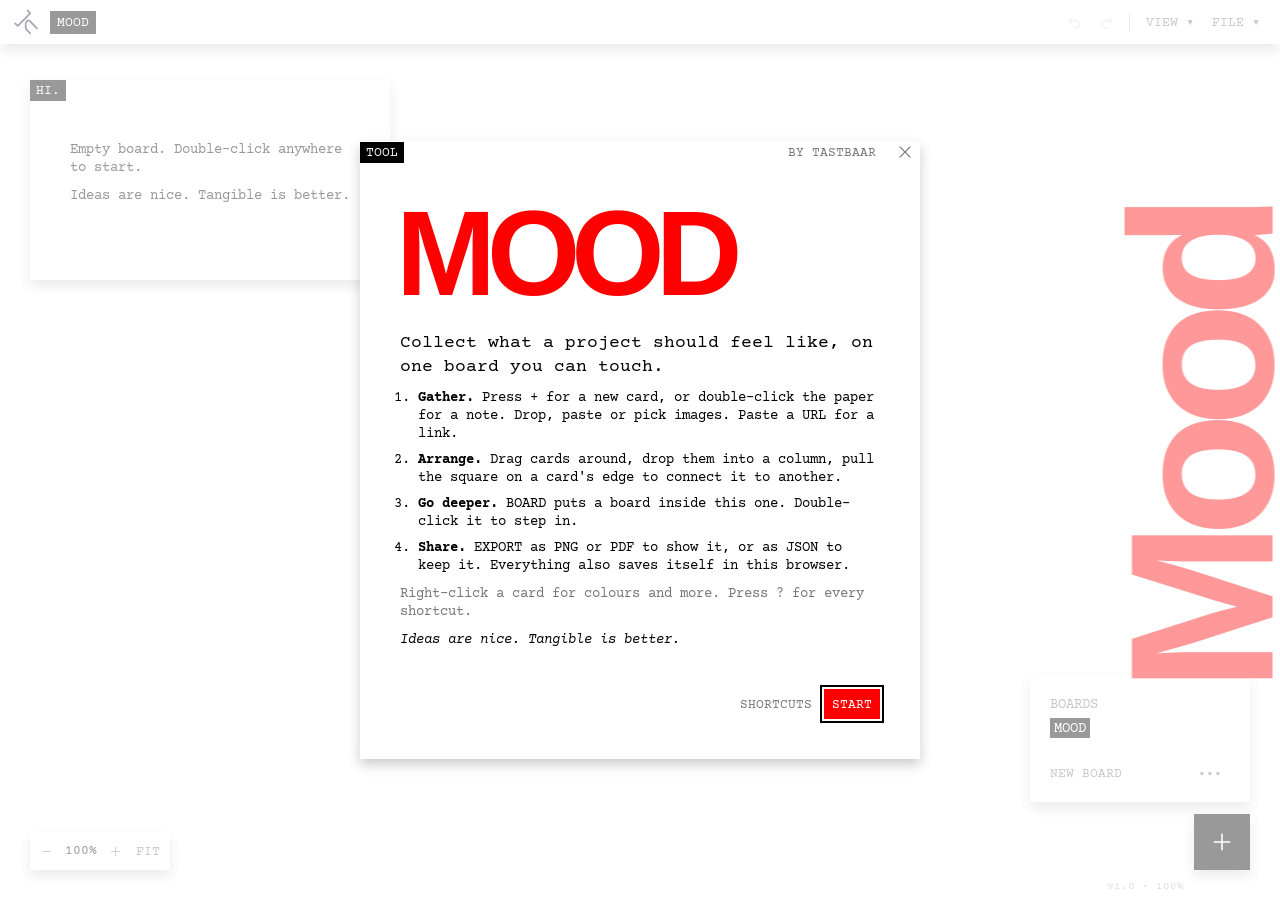
<file: index.html>
<!DOCTYPE html>
<html lang="en">
<head>
  <meta charset="UTF-8">
  <meta name="viewport" content="width=device-width, initial-scale=1, viewport-fit=cover">
  <title>Mood — Tastbaar</title>
  <link rel="icon" type="image/svg+xml" href="assets/logo.svg">
  <!-- start the font and the app code downloading before the stylesheets are parsed -->
  <link rel="preload" href="assets/fonts/CourierPrime-Regular.woff2" as="font" type="font/woff2" crossorigin>
  <link rel="preload" href="assets/fonts/CourierPrime-Bold.woff2" as="font" type="font/woff2" crossorigin>
  <link rel="modulepreload" href="js/main.js">
  <script>
    /* Tastbaar accent: a new colour on every load, any mix of 0 and f
       (not black, not white). Picked before the page draws, so it never flashes.
       Used for hover, press, selection, focus and the inverting board title. */
    (function () {
      const picks = ["#f00", "#0f0", "#00f", "#ff0", "#0ff", "#f0f"];
      const accent = picks[Math.floor(Math.random() * picks.length)];
      const paint = "#" + [...accent.slice(1)].map((c) => (c === "f" ? "0" : "f")).join("");
      const ink = (accent === "#00f" || accent === "#f00") ? "#fff" : "#000";
      const root = document.documentElement.style;
      root.setProperty("--accent", accent);
      root.setProperty("--accent-paint", paint);
      root.setProperty("--accent-ink", ink);
      window.TB_ACCENT = accent; // for canvas drawing and exports
    })();
  </script>
  <!-- a failed script must never leave a dead page: hide the loader, show a black bar -->
  <script>
    (function () {
      function fail(msg) {
        var l = document.getElementById("loader");
        if (l) l.hidden = true;
        if (document.getElementById("tb-error")) return;
        var bar = document.createElement("div");
        bar.id = "tb-error";
        bar.setAttribute("role", "alert");
        bar.style.cssText = "position:fixed;left:0;right:0;bottom:0;z-index:9100;background:#000;color:#fff;padding:8px 12px;font:13px/17px 'Courier Prime','Courier New',Courier,monospace;text-transform:uppercase";
        bar.textContent = "Something went wrong: " + String(msg || "unknown error").slice(0, 120) + " \u2014 reload the page";
        (document.body || document.documentElement).appendChild(bar);
      }
      window.TB_FAIL = fail;
      window.addEventListener("error", function (e) { fail(e.message || (e.target && e.target.src) || "script failed"); }, true);
      window.addEventListener("unhandledrejection", function (e) { fail(e.reason && e.reason.message); });
    })();
  </script>
  <!-- start-up loader: inline, so it shows before the other files arrive (after the accent script) -->
  <style>
    #loader { position: fixed; inset: 0; z-index: 9000; background: #fff; display: flex; flex-direction: column;
              align-items: center; justify-content: center; gap: 14px; pointer-events: none;
              font: 13px/17px "Courier Prime", "Courier New", Courier, monospace; transition: opacity .3s; }
    #loader[hidden] { display: none; }
    #loader.done { opacity: 0; }
    #loader .tag { background: #000; color: #fff; padding: 2px 6px; text-transform: uppercase; }
    #loader .bar { width: min(280px, 70vw); height: 8px; background: #ececec; }
    #loader .bar i { display: block; height: 100%; width: 6%; background: #000; box-shadow: 4px 4px 0 var(--accent, #0ff);
                     transition: width 12s cubic-bezier(.1, .6, .2, 1); }
    #loader.fast .bar i { transition: width .25s ease-out; }
    @media (prefers-reduced-motion: reduce) { #loader .bar i, #loader { transition: none; } }
  </style>
  <link rel="stylesheet" href="css/tokens.css">
  <link rel="stylesheet" href="css/base.css">
  <link rel="stylesheet" href="css/board.css">
  <link rel="stylesheet" href="css/ui.css">
</head>
<body>
  <div id="loader" role="status" aria-live="polite">
    <span class="tag">Mood</span>
    <div class="bar"><i id="loader-bar"></i></div>
    <span class="tag" id="loader-text">Loading</span>
  </div>
  <script>
    (function () {
      var loader = document.getElementById("loader"), bar = document.getElementById("loader-bar"), text = document.getElementById("loader-text");
      window.TB_LOAD = function (percent, label, fast) {
        if (fast) loader.classList.add("fast");
        bar.style.width = percent + "%";
        if (label) text.textContent = label;
        if (percent >= 100) { loader.classList.add("done"); setTimeout(function () { loader.hidden = true; }, 400); }
      };
      requestAnimationFrame(function () { requestAnimationFrame(function () { window.TB_LOAD(70, "LOADING"); }); });
    })();
  </script>

  <!-- paper / canvas -->
  <div id="paper" class="paper" role="application" aria-label="Moodboard canvas">
    <!-- connectors sit under the cards -->
    <svg id="connectors-layer" class="connectors-layer" aria-hidden="true"></svg>
    <div id="board-layer" class="board-layer">
      <div id="marquee-layer" class="marquee-layer"></div>
      <div id="guide-layer" class="guide-layer"></div>
    </div>
    <!-- board list: in the paper's layer, under the cards, so cards slide over it -->
    <nav id="boards" class="boards panel" aria-label="Boards">
      <div class="boards__group">
        <button class="boards__head" id="btn-boards-toggle" aria-expanded="true" title="Fold the list away">Boards</button>
        <div id="boards-list" class="boards__list"></div>
      </div>
      <div class="boards__group boards__actions">
        <button class="btn" id="btn-new-board">New board</button>
        <button class="btn" id="btn-boards-menu" aria-label="Rename, duplicate or delete this board">•••</button>
      </div>
    </nav>
  </div>

  <!-- board title: the board's name, standing up along the right edge, inverting -->
  <h1 id="board-title" class="board-title" aria-live="polite"></h1>

  <!-- toolbar: logo, board name, undo / redo, and two menus -->
  <header id="toolbar" class="toolbar" aria-label="Toolbar">
    <a class="toolbar__logo" href="https://tastbaar.studio" target="_blank" rel="noopener" title="tastbaar.studio">
      <img src="assets/logo.svg" alt="Tastbaar" width="28" height="28">
    </a>
    <!-- parent boards as links, then the open board as a black label (click to rename) -->
    <nav class="toolbar__crumbs" id="breadcrumbs" aria-label="Board trail"></nav>
    <span class="toolbar__spacer"></span>
    <button class="btn btn--icon" id="btn-undo" title="Undo (⌘Z)" aria-label="Undo"><svg class="icon"><use href="assets/icons.svg#i-undo"/></svg></button>
    <button class="btn btn--icon" id="btn-redo" title="Redo (⇧⌘Z)" aria-label="Redo"><svg class="icon"><use href="assets/icons.svg#i-redo"/></svg></button>
    <span class="toolbar__sep"></span>
    <button class="btn" id="btn-view-menu" data-menu="menu-view" aria-haspopup="menu" aria-expanded="false">View ▾</button>
    <button class="btn" id="btn-file-menu" data-menu="menu-file" aria-haspopup="menu" aria-expanded="false">File ▾</button>
  </header>

  <!-- View menu -->
  <div class="menu panel popmenu" id="menu-view" role="menu" hidden>
    <button class="menu__item" id="btn-grid" role="menuitemcheckbox" aria-pressed="false" title="Dot grid (G)"><svg class="icon"><use href="assets/icons.svg#i-grid"/></svg>Grid</button>
    <button class="menu__item" id="btn-breathe" role="menuitemcheckbox" aria-pressed="false" title="Let the cards breathe"><svg class="icon"><use href="assets/icons.svg#i-breathe"/></svg>Breathe</button>
    <button class="menu__item" id="btn-title-toggle" role="menuitemcheckbox" aria-pressed="true" title="Show the board title"><svg class="icon"><use href="assets/icons.svg#i-title"/></svg>Board title</button>
  </div>

  <!-- File menu -->
  <div class="menu panel popmenu" id="menu-file" role="menu" hidden>
    <button class="menu__item" id="btn-import" role="menuitem" title="Import a .json board"><svg class="icon"><use href="assets/icons.svg#i-import"/></svg>Import</button>
    <div class="menu__divider" role="separator"></div>
    <button class="menu__item" data-export="png" role="menuitem">Export PNG</button>
    <button class="menu__item" data-export="pdf" role="menuitem">Export PDF</button>
    <button class="menu__item" data-export="json" role="menuitem">Export JSON</button>
    <button class="menu__item" data-export="all-pdf" role="menuitem">Export all boards (PDF)</button>
    <button class="menu__item" data-export="all-json" role="menuitem">Export all boards (JSON)</button>
    <div class="menu__divider" role="separator"></div>
    <button class="menu__item" id="btn-about" role="menuitem" title="About and shortcuts (?)">About and shortcuts</button>
  </div>

  <!-- add a card: the button bottom-right and the menu it opens -->
  <button class="fab" id="btn-add" data-menu="menu-add" data-place="above" aria-haspopup="menu" aria-expanded="false" aria-label="Add card" title="Add a card">
    <svg class="icon"><use href="assets/icons.svg#i-plus"/></svg>
  </button>
  <div class="menu panel popmenu" id="menu-add" role="menu" hidden>
    <button class="menu__item" id="btn-note" role="menuitem" data-type="note" title="Note (N)"><svg class="icon"><use href="assets/icons.svg#i-note"/></svg>Note</button>
    <button class="menu__item" id="btn-image" role="menuitem" data-type="image" title="Image, or drop / paste one"><svg class="icon"><use href="assets/icons.svg#i-image"/></svg>Image</button>
    <button class="menu__item" id="btn-link" role="menuitem" data-type="link" title="Link, or paste a URL"><svg class="icon"><use href="assets/icons.svg#i-link"/></svg>Link</button>
    <button class="menu__item" id="btn-todo" role="menuitem" data-type="todo" title="To-do (T)"><svg class="icon"><use href="assets/icons.svg#i-todo"/></svg>To-do</button>
    <button class="menu__item" id="btn-swatch" role="menuitem" data-type="swatch" title="Swatch"><svg class="icon"><use href="assets/icons.svg#i-swatch"/></svg>Swatch</button>
    <button class="menu__item" id="btn-heading" role="menuitem" data-type="heading" title="Heading (H)"><svg class="icon"><use href="assets/icons.svg#i-heading"/></svg>Heading</button>
    <button class="menu__item" id="btn-column" role="menuitem" data-type="column" title="Column"><svg class="icon"><use href="assets/icons.svg#i-column"/></svg>Column</button>
    <button class="menu__item" id="btn-board" role="menuitem" data-type="board" title="A board inside this board"><svg class="icon"><use href="assets/icons.svg#i-board"/></svg>Board</button>
  </div>

  <!-- zoom controls -->
  <div class="zoom panel" aria-label="Zoom controls">
    <button class="btn" id="btn-zoom-out" aria-label="Zoom out"><svg class="icon"><use href="assets/icons.svg#i-minus"/></svg></button>
    <span class="zoom__value" id="zoom-value">100%</span>
    <button class="btn" id="btn-zoom-in" aria-label="Zoom in"><svg class="icon"><use href="assets/icons.svg#i-plus"/></svg></button>
    <button class="btn" id="btn-zoom-fit">Fit</button>
  </div>

  <!-- version and zoom, bottom-right -->
  <div class="status" id="status" aria-hidden="true"></div>

  <!-- toast container -->
  <div id="toast-container" class="toast-container" aria-live="polite"></div>

  <!-- backdrop / dialogs -->
  <div id="backdrop" class="backdrop" hidden></div>

  <!-- file input for import -->
  <input type="file" id="file-import" accept="application/json,.json" hidden>

  <script type="module" src="js/main.js"></script>
</body>
</html>
</file>
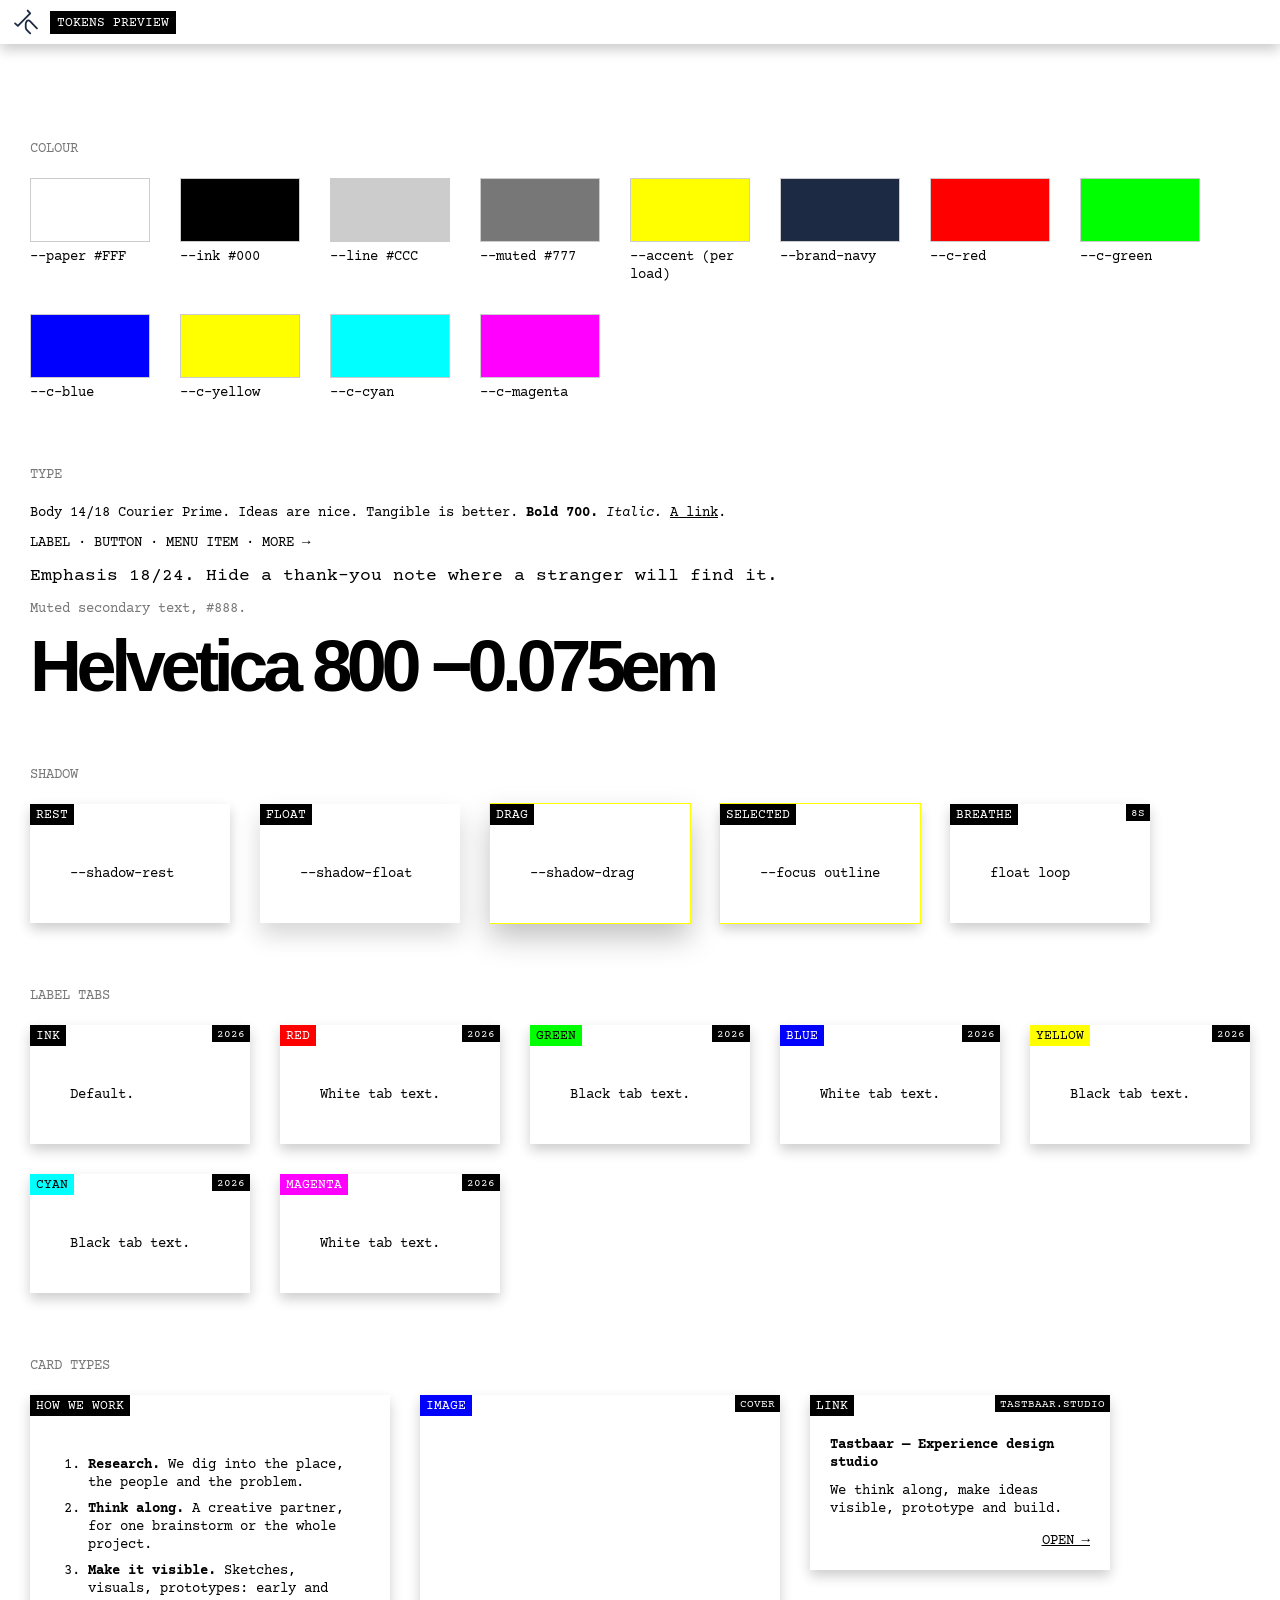
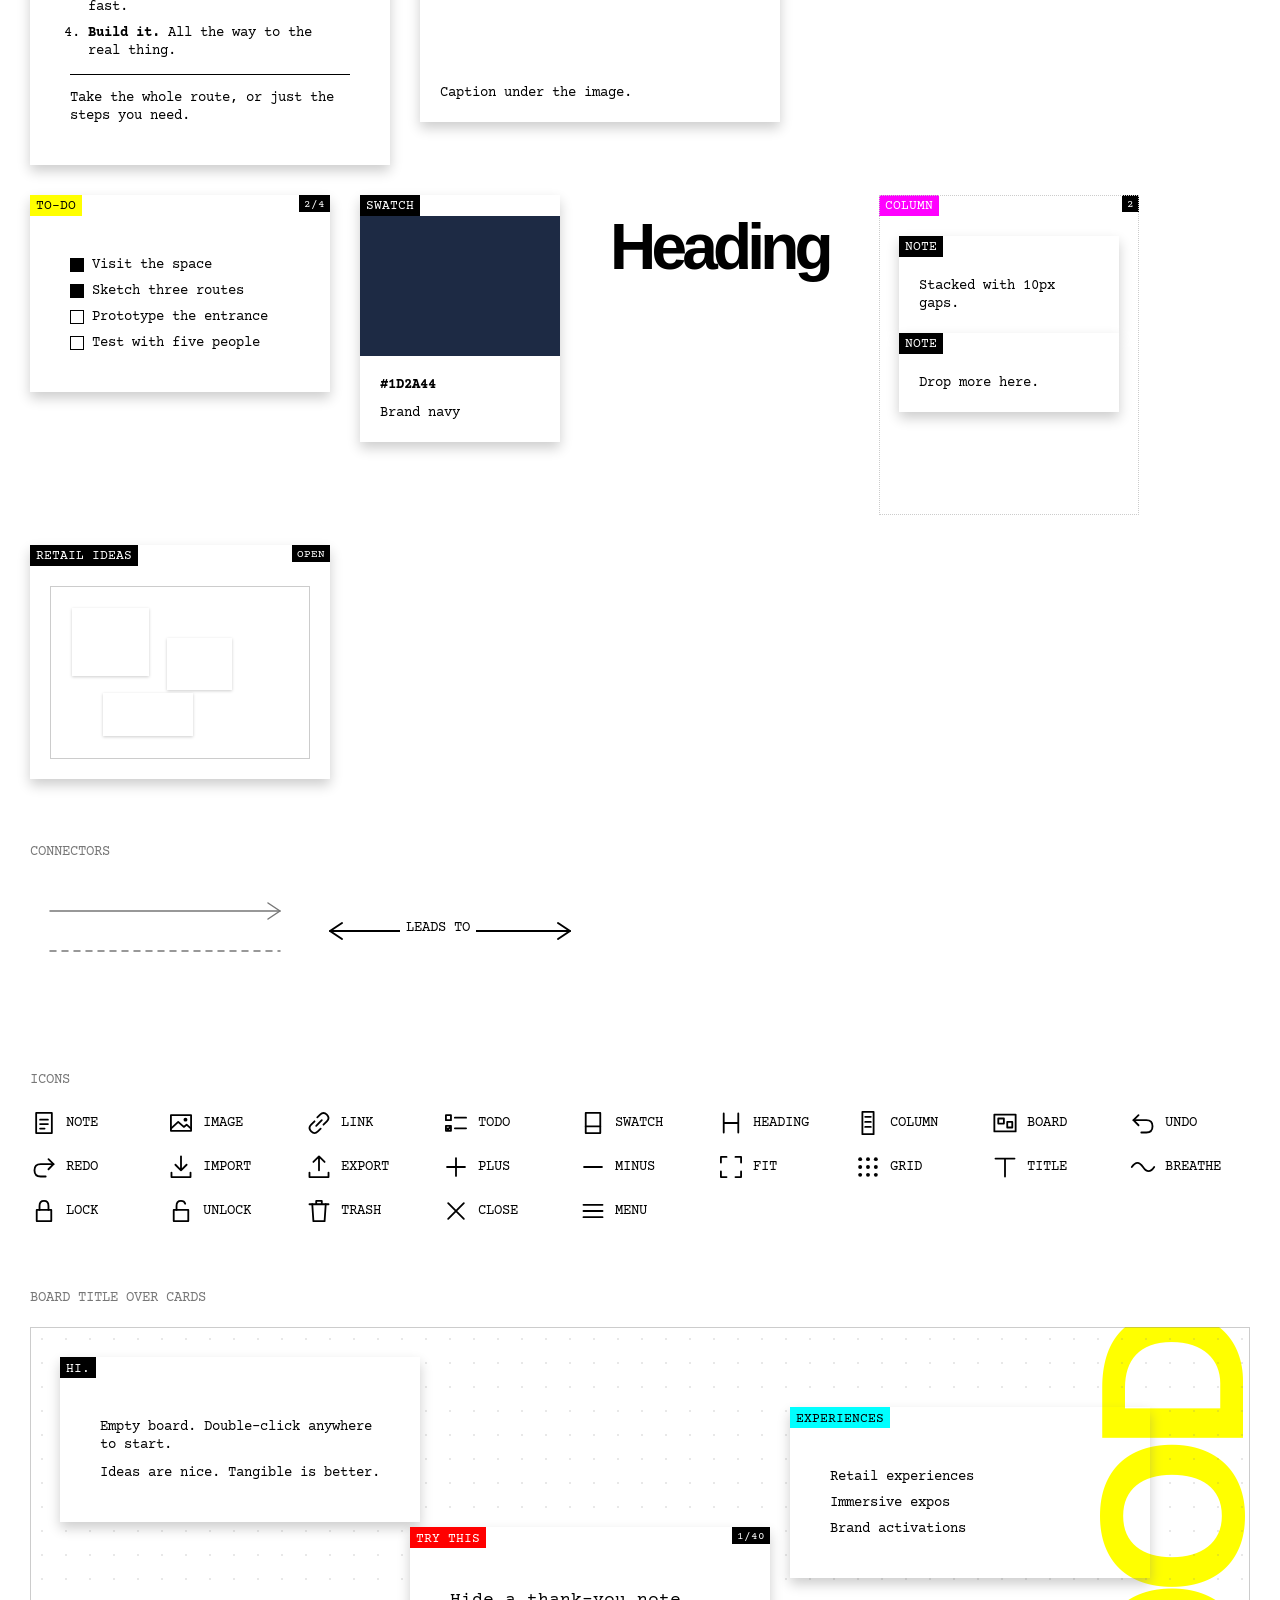
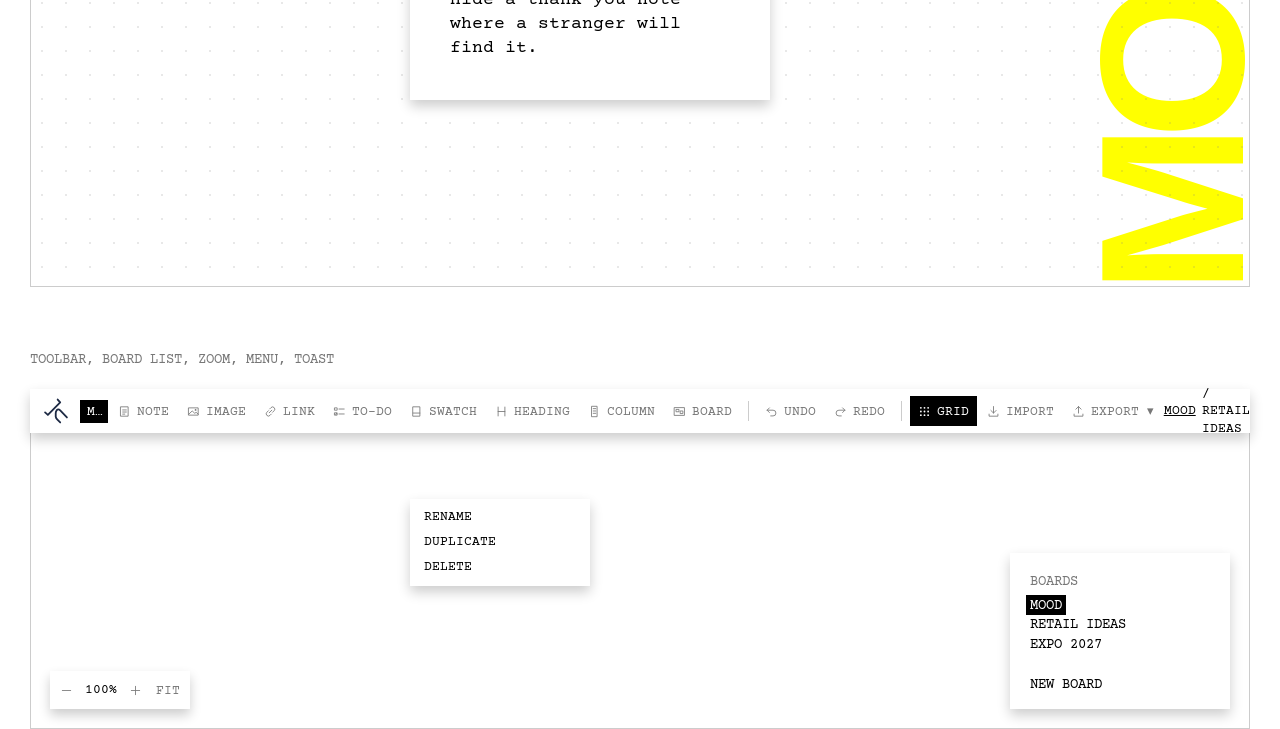
<file: design/tokens-preview.html>
<!DOCTYPE html>
<html lang="en">
<head>
  <meta charset="UTF-8">
  <meta name="viewport" content="width=device-width, initial-scale=1">
  <title>Moodboard tokens</title>
  <link rel="icon" type="image/svg+xml" href="../assets/logo.svg">
  <link rel="stylesheet" href="../css/tokens.css">
  <link rel="stylesheet" href="../css/base.css">
  <link rel="stylesheet" href="../css/board.css">
  <link rel="stylesheet" href="../css/ui.css">
  <style>
    /* preview-only layout: cards flow in sections instead of floating on paper */
    body { padding: 140px var(--edge) 120px; }
    section.sheet { margin: 0 0 64px; }
    .sheet > h2 { margin: 0 0 20px; font: inherit; text-transform: uppercase; color: var(--muted); }
    .row { display: flex; flex-wrap: wrap; gap: 30px; align-items: flex-start; }
    .row .card { position: relative; }
    .chip { width: 120px; }
    .chip i { display: block; height: 64px; border: 1px solid var(--line); }
    .chip span { display: block; margin-top: 6px; }
    .type-sample > * { margin: 0 0 12px; }
    .icons { display: grid; grid-template-columns: repeat(auto-fill, minmax(120px, 1fr)); gap: 16px; }
    .icons div { display: flex; gap: 8px; align-items: center; text-transform: uppercase; }
    .icons .icon { width: 28px; height: 28px; }
    .stage { position: relative; height: 560px; overflow: hidden; background: var(--paper); box-shadow: inset 0 0 0 1px var(--line); }
    .stage .board-title { position: absolute; }
    .stage .card { position: absolute; }
    .ui-demo { position: relative; height: 340px; box-shadow: inset 0 0 0 1px var(--line); }
    .ui-demo .toolbar, .ui-demo .boards, .ui-demo .zoom, .ui-demo .toast { position: absolute; }
    .ui-demo .boards { z-index: 1; }
    .ui-demo .menu { position: absolute; left: 380px; top: 110px; }
  </style>
  <script>
    /* the Tastbaar accent: one per load (same script as index.html) */
    (function () {
      const picks = ["#f00", "#0f0", "#00f", "#ff0", "#0ff", "#f0f"];
      const accent = picks[Math.floor(Math.random() * picks.length)];
      const paint = "#" + [...accent.slice(1)].map((c) => (c === "f" ? "0" : "f")).join("");
      const ink = (accent === "#00f" || accent === "#f00") ? "#fff" : "#000";
      const root = document.documentElement.style;
      root.setProperty("--accent", accent);
      root.setProperty("--accent-paint", paint);
      root.setProperty("--accent-ink", ink);
    })();
  </script>
</head>
<body>

  <header class="toolbar" aria-label="Toolbar">
    <a class="toolbar__logo" href="https://tastbaar.studio"><img src="../assets/logo.svg" alt="Tastbaar" width="28" height="28"></a>
    <span class="toolbar__name">Tokens preview</span>
  </header>

  <!-- colour -->
  <section class="sheet">
    <h2>Colour</h2>
    <div class="row">
      <div class="chip"><i style="background:var(--paper)"></i><span>--paper #FFF</span></div>
      <div class="chip"><i style="background:var(--ink)"></i><span>--ink #000</span></div>
      <div class="chip"><i style="background:var(--line)"></i><span>--line #CCC</span></div>
      <div class="chip"><i style="background:var(--muted)"></i><span>--muted #777</span></div>
      <div class="chip"><i style="background:var(--accent)"></i><span>--accent (per load)</span></div>
      <div class="chip"><i style="background:var(--brand-navy)"></i><span>--brand-navy</span></div>
      <div class="chip"><i style="background:var(--c-red)"></i><span>--c-red</span></div>
      <div class="chip"><i style="background:var(--c-green)"></i><span>--c-green</span></div>
      <div class="chip"><i style="background:var(--c-blue)"></i><span>--c-blue</span></div>
      <div class="chip"><i style="background:var(--c-yellow)"></i><span>--c-yellow</span></div>
      <div class="chip"><i style="background:var(--c-cyan)"></i><span>--c-cyan</span></div>
      <div class="chip"><i style="background:var(--c-magenta)"></i><span>--c-magenta</span></div>
    </div>
  </section>

  <!-- type -->
  <section class="sheet type-sample">
    <h2>Type</h2>
    <p>Body 14/18 Courier Prime. Ideas are nice. Tangible is better. <b>Bold 700.</b> <i>Italic.</i> <a href="#">A link</a>.</p>
    <p class="upper">Label · button · menu item · more →</p>
    <p style="font-size:var(--text-lg);line-height:var(--leading-lg)">Emphasis 18/24. Hide a thank-you note where a stranger will find it.</p>
    <p class="muted">Muted secondary text, #888.</p>
    <p style="font:var(--display-weight) 72px/var(--display-leading) var(--display);letter-spacing:var(--display-tracking)">Helvetica 800 −0.075em</p>
  </section>

  <!-- shadows -->
  <section class="sheet">
    <h2>Shadow</h2>
    <div class="row">
      <article class="card" style="width:200px"><header class="card__bar"><span class="card__label">Rest</span></header><div class="card__body">--shadow-rest</div></article>
      <article class="card" style="width:200px;box-shadow:var(--shadow-float)"><header class="card__bar"><span class="card__label">Float</span></header><div class="card__body">--shadow-float</div></article>
      <article class="card is-dragging" style="width:200px"><header class="card__bar"><span class="card__label">Drag</span></header><div class="card__body">--shadow-drag</div></article>
      <article class="card is-selected" style="width:200px"><header class="card__bar"><span class="card__label">Selected</span></header><div class="card__body">--focus outline</div></article>
      <article class="card is-breathing" style="width:200px"><header class="card__bar"><span class="card__label">Breathe</span><span class="card__meta">8s</span></header><div class="card__body">float loop</div></article>
    </div>
  </section>

  <!-- label tabs -->
  <section class="sheet">
    <h2>Label tabs</h2>
    <div class="row">
      <article class="card" style="width:220px"><header class="card__bar"><span class="card__label">Ink</span><span class="card__meta">2026</span></header><div class="card__body">Default.</div></article>
      <article class="card card--red" style="width:220px"><header class="card__bar"><span class="card__label">Red</span><span class="card__meta">2026</span></header><div class="card__body">White tab text.</div></article>
      <article class="card card--green" style="width:220px"><header class="card__bar"><span class="card__label">Green</span><span class="card__meta">2026</span></header><div class="card__body">Black tab text.</div></article>
      <article class="card card--blue" style="width:220px"><header class="card__bar"><span class="card__label">Blue</span><span class="card__meta">2026</span></header><div class="card__body">White tab text.</div></article>
      <article class="card card--yellow" style="width:220px"><header class="card__bar"><span class="card__label">Yellow</span><span class="card__meta">2026</span></header><div class="card__body">Black tab text.</div></article>
      <article class="card card--cyan" style="width:220px"><header class="card__bar"><span class="card__label">Cyan</span><span class="card__meta">2026</span></header><div class="card__body">Black tab text.</div></article>
      <article class="card card--magenta" style="width:220px"><header class="card__bar"><span class="card__label">Magenta</span><span class="card__meta">2026</span></header><div class="card__body">White tab text.</div></article>
    </div>
  </section>

  <!-- card types -->
  <section class="sheet">
    <h2>Card types</h2>
    <div class="row">
      <article class="card card--note">
        <header class="card__bar"><span class="card__label">How we work</span></header>
        <div class="card__body">
          <ol>
            <li><b>Research.</b> We dig into the place, the people and the problem.</li>
            <li><b>Think along.</b> A creative partner, for one brainstorm or the whole project.</li>
            <li><b>Make it visible.</b> Sketches, visuals, prototypes: early and fast.</li>
            <li><b>Build it.</b> All the way to the real thing.</li>
          </ol>
          <p class="rule">Take the whole route, or just the steps you need.</p>
        </div>
      </article>

      <article class="card card--image card--blue">
        <header class="card__bar"><span class="card__label">Image</span><span class="card__meta">cover</span></header>
        <svg class="card__img" viewBox="0 0 400 300" role="img" aria-label="Placeholder image"><rect width="400" height="300" fill="#aaa"/><path d="M0 240 L140 130 L240 210 L290 170 L400 240 L400 300 L0 300 Z" fill="#888"/></svg>
        <div class="card__body"><p>Caption under the image.</p></div>
      </article>

      <article class="card card--link" style="width:300px">
        <header class="card__bar"><span class="card__label">Link</span><span class="card__meta">TASTBAAR.STUDIO</span></header>
        <div class="card__body">
          <p class="link__title">Tastbaar — Experience design studio</p>
          <p>We think along, make ideas visible, prototype and build.</p>
          <a class="more" href="#">Open →</a>
        </div>
      </article>

      <article class="card card--todo card--yellow" style="width:300px">
        <header class="card__bar"><span class="card__label">To-do</span><span class="card__meta">2/4</span></header>
        <div class="card__body">
          <ul class="todo">
            <li><input type="checkbox" checked aria-label="Done"><span>Visit the space</span></li>
            <li><input type="checkbox" checked aria-label="Done"><span>Sketch three routes</span></li>
            <li><input type="checkbox" aria-label="Done"><span>Prototype the entrance</span></li>
            <li><input type="checkbox" aria-label="Done"><span>Test with five people</span></li>
          </ul>
        </div>
      </article>

      <article class="card card--swatch">
        <header class="card__bar"><span class="card__label">Swatch</span></header>
        <div class="swatch__chip" style="--chip:#1d2a44"></div>
        <div class="card__body"><p class="swatch__hex">#1D2A44</p><p>Brand navy</p></div>
      </article>

      <div class="card card--heading">Heading</div>

      <article class="card card--column card--magenta" style="width:260px">
        <header class="card__bar"><span class="card__label">Column</span><span class="card__meta">2</span></header>
        <div class="card__body">
          <article class="card" style="position:relative;width:auto"><header class="card__bar"><span class="card__label">Note</span></header><div class="card__body" style="padding:var(--card-pad-sm)">Stacked with 10px gaps.</div></article>
          <article class="card" style="position:relative;width:auto"><header class="card__bar"><span class="card__label">Note</span></header><div class="card__body" style="padding:var(--card-pad-sm)">Drop more here.</div></article>
        </div>
      </article>

      <article class="card card--board" style="width:300px">
        <header class="card__bar"><span class="card__label">Retail ideas</span><span class="card__meta">Open</span></header>
        <div class="card__body" style="padding:var(--card-pad-sm)">
          <div class="board__mini">
            <span style="left:8%;top:12%;width:30%;height:40%"></span>
            <span style="left:45%;top:30%;width:25%;height:30%"></span>
            <span style="left:20%;top:62%;width:35%;height:25%"></span>
          </div>
        </div>
      </article>
    </div>
  </section>

  <!-- connectors -->
  <section class="sheet">
    <h2>Connectors</h2>
    <svg width="560" height="120" viewBox="0 0 560 120" aria-label="Connector styles">
      <path class="connector" d="M20 30 L250 30"/><path class="connector" d="M238 22 L250 30 L238 38"/>
      <path class="connector is-dashed" d="M20 70 L250 70"/>
      <path class="connector is-selected" d="M300 50 L540 50"/><path class="connector is-selected" d="M528 42 L540 50 L528 58"/><path class="connector is-selected" d="M312 42 L300 50 L312 58"/>
      <foreignObject x="370" y="38" width="120" height="24"><span class="connector__label">leads to</span></foreignObject>
    </svg>
  </section>

  <!-- icons -->
  <section class="sheet">
    <h2>Icons</h2>
    <div class="icons" id="icons"></div>
  </section>

  <!-- board title over cards -->
  <section class="sheet">
    <h2>Board title over cards</h2>
    <div class="stage paper has-grid" style="position:relative">
      <article class="card" style="left:30px;top:30px"><header class="card__bar"><span class="card__label">Hi.</span></header><div class="card__body"><p>Empty board. Double-click anywhere to start.</p><p>Ideas are nice. Tangible is better.</p></div></article>
      <article class="card card--red is-breathing" style="left:380px;top:200px;--breathe:9.5s;--breathe-delay:-2s"><header class="card__bar"><span class="card__label">Try this</span><span class="card__meta">1/40</span></header><div class="card__body"><p class="lg">Hide a thank-you note where a stranger will find it.</p></div></article>
      <article class="card card--cyan is-breathing" style="left:760px;top:80px;--breathe:7.2s;--breathe-delay:-5s"><header class="card__bar"><span class="card__label">Experiences</span></header><div class="card__body"><ul style="list-style:none;padding:0"><li>Retail experiences</li><li>Immersive expos</li><li>Brand activations</li></ul></div></article>
      <h1 class="board-title">MOOD</h1>
    </div>
  </section>

  <!-- UI -->
  <section class="sheet">
    <h2>Toolbar, board list, zoom, menu, toast</h2>
    <div class="ui-demo">
      <div class="toolbar" style="position:absolute;top:0;left:0;right:0">
        <span class="toolbar__logo"><img src="../assets/logo.svg" alt="" width="28" height="28"></span>
        <span class="toolbar__name">Mood</span>
        <button class="btn"><svg class="icon"><use href="../assets/icons.svg#i-note"/></svg>Note</button>
        <button class="btn"><svg class="icon"><use href="../assets/icons.svg#i-image"/></svg>Image</button>
        <button class="btn"><svg class="icon"><use href="../assets/icons.svg#i-link"/></svg>Link</button>
        <button class="btn"><svg class="icon"><use href="../assets/icons.svg#i-todo"/></svg>To-do</button>
        <button class="btn"><svg class="icon"><use href="../assets/icons.svg#i-swatch"/></svg>Swatch</button>
        <button class="btn"><svg class="icon"><use href="../assets/icons.svg#i-heading"/></svg>Heading</button>
        <button class="btn"><svg class="icon"><use href="../assets/icons.svg#i-column"/></svg>Column</button>
        <button class="btn"><svg class="icon"><use href="../assets/icons.svg#i-board"/></svg>Board</button>
        <span class="toolbar__sep"></span>
        <button class="btn"><svg class="icon"><use href="../assets/icons.svg#i-undo"/></svg>Undo</button>
        <button class="btn"><svg class="icon"><use href="../assets/icons.svg#i-redo"/></svg>Redo</button>
        <span class="toolbar__sep"></span>
        <button class="btn" aria-pressed="true"><svg class="icon"><use href="../assets/icons.svg#i-grid"/></svg>Grid</button>
        <button class="btn"><svg class="icon"><use href="../assets/icons.svg#i-import"/></svg>Import</button>
        <button class="btn"><svg class="icon"><use href="../assets/icons.svg#i-export"/></svg>Export ▾</button>
        <span class="toolbar__crumbs"><a href="#">Mood</a> / Retail ideas</span>
      </div>
      <div class="menu panel" role="menu">
        <button class="menu__item" role="menuitem">Rename</button>
        <button class="menu__item" role="menuitem">Duplicate</button>
        <button class="menu__item" role="menuitem">Delete</button>
      </div>
      <nav class="boards panel" style="right:20px;bottom:20px" aria-label="Boards">
        <div class="boards__group">
          <span class="boards__head">Boards</span>
          <a href="#" aria-current="page">Mood</a>
          <a href="#">Retail ideas</a>
          <a href="#">Expo 2027</a>
        </div>
        <div class="boards__group"><a href="#">New board</a></div>
      </nav>
      <div class="zoom panel" style="left:20px;bottom:20px">
        <button class="btn" aria-label="Zoom out"><svg class="icon"><use href="../assets/icons.svg#i-minus"/></svg></button>
        <span class="zoom__value">100%</span>
        <button class="btn" aria-label="Zoom in"><svg class="icon"><use href="../assets/icons.svg#i-plus"/></svg></button>
        <button class="btn">Fit</button>
      </div>
      <div class="toast" style="bottom:20px">Saved</div>
    </div>
  </section>

  <script>
    /* list every symbol in the sprite */
    fetch("../assets/icons.svg").then((r) => r.text()).then((txt) => {
      const ids = [...txt.matchAll(/<symbol id="([^"]+)"/g)].map((m) => m[1]);
      document.getElementById("icons").innerHTML = ids.map((id) =>
        `<div><svg class="icon"><use href="../assets/icons.svg#${id}"/></svg>${id.slice(2)}</div>`).join("");
    });
  </script>
</body>
</html>
</file>
<file: css/tokens.css>
/*
 * TASTBAAR moodboard — design tokens.
 *
 * From TASTBAAR-tool-style.md (section 2), plus the moodboard's own sizes
 * taken from the studio site (SITE/experiencedesign/css/home.css). Every other
 * stylesheet reads these variables; change a value here and the whole tool
 * follows. Square corners, no gradients, no extra greys, no extra fonts.
 *
 * Courier Prime is vendored (assets/fonts) instead of imported from Google
 * Fonts: the tool has to work offline.
 *
 * The accent is picked at random on every page load by the script in
 * index.html's <head>; the values below are only the fallback.
 */

@font-face { font-family: "Courier Prime"; src: url("../assets/fonts/CourierPrime-Regular.woff2") format("woff2"); font-weight: 400; font-style: normal; font-display: swap; }
@font-face { font-family: "Courier Prime"; src: url("../assets/fonts/CourierPrime-Bold.woff2") format("woff2"); font-weight: 700; font-style: normal; font-display: swap; }
@font-face { font-family: "Courier Prime"; src: url("../assets/fonts/CourierPrime-Italic.woff2") format("woff2"); font-weight: 400; font-style: italic; font-display: swap; }
@font-face { font-family: "Courier Prime"; src: url("../assets/fonts/CourierPrime-BoldItalic.woff2") format("woff2"); font-weight: 700; font-style: italic; font-display: swap; }

:root {
  /* colour */
  --paper: #ffffff;          /* page and card background */
  --ink: #000000;            /* text, labels, rules */
  --muted: #777;             /* the only grey for text: inactive buttons, secondary text */
  --line: #ccc;              /* the only grey for lines: separators, guides, connectors */
  --brand-navy: #1d2a44;     /* logo stroke only */
  --brand-grey: #ececec;     /* the big tool name behind the board */
  --danger: #d00;            /* delete, in menus only */

  /* the accent: one per page load (index.html), used sparingly */
  --accent: #0ff;
  --accent-ink: #000;        /* text on top of the accent */
  --accent-paint: #f00;      /* complement, for inverting titles */
  --accent-soft: color-mix(in srgb, var(--accent) 22%, white);

  /* label colours on cards: every mix of 0 and f, never black or white */
  --c-red: #f00;  --c-green: #0f0;  --c-blue: #00f;
  --c-yellow: #ff0;  --c-cyan: #0ff;  --c-magenta: #f0f;

  /* type */
  --mono: "Courier Prime", "Courier New", Courier, monospace;      /* all UI and card text */
  --display: "Helvetica Neue", Helvetica, Arial, sans-serif;       /* big titles and heading cards only */
  --text: 14px;  --leading: 18px;                                  /* body: 14/18 mono */
  --text-ui: 13px;  --leading-ui: 17px;                            /* labels */
  --text-sm: 11px;                                                 /* counters, status line */
  --text-lg: 18px;  --leading-lg: 24px;                            /* note emphasis, like .ritual__text */
  --display-weight: 800;  --display-tracking: -0.075em;  --display-leading: 1;
  --title-size: min(calc(100svh / 4.4), 34vw);   /* board title along the right edge; render.js sets it per name */

  /* shape */
  --radius: 0;               /* square corners everywhere, no exceptions */
  --rule: 1px solid var(--ink);
  --focus: 2px solid var(--ink);  --focus-offset: 2px;
  /* labels are UPPERCASE: Courier Prime's line box keeps room for descenders
     they don't have, so the text is moved down to its optical centre */
  --label-pad: 3.25px 6px 0.75px;      /* = 2px 6px, centred */

  /* spacing */
  --card-pad: 40px;          /* like .win__body; 28px on phones */
  --card-pad-sm: 20px;       /* small cards: swatch, link, heading */
  --gap: 10px;               /* paragraph spacing */
  --list-gap: 8px;
  --edge: 30px;              /* distance of fixed UI from the screen edges */
  --toolbar-h: 44px;
  --card-w: 360px;           /* default note width (= --win-w) */

  /* shadow */
  --shadow: rgba(0,0,0,.2) 0 6px 12px;           /* frames, panels, menus */
  --shadow-rest: var(--shadow);
  --shadow-float: rgba(0,0,0,.16) 0 12px 22px;   /* top of the breathing loop */
  --shadow-drag: rgba(0,0,0,.25) 0 14px 28px;
  /* highlight: a thin accent border, never a coloured shadow */
  --highlight: 1px solid var(--accent);           /* the selected or dragged card, focused inputs */
}

@media (max-width: 600px) {
  :root { --card-pad: 28px; }
}
</file>
<file: css/base.css>
/*
 * TASTBAAR moodboard — reset, typography and the layout shell.
 *
 * Everything is 14/18 Courier Prime, antialiased. Labels, buttons and menu
 * items are uppercase (see .upper and ui.css). Light theme only.
 */

*, *::before, *::after { box-sizing: border-box; border-radius: var(--radius); }

html, body {
  margin: 0;
  height: 100%;
}

body {
  overscroll-behavior: none;              /* no pull-to-refresh or rubber band while panning */
  -webkit-tap-highlight-color: transparent;
  background: var(--paper);
  color: var(--ink);
  font: var(--text)/var(--leading) var(--mono);
  -webkit-font-smoothing: antialiased;
  -moz-osx-font-smoothing: grayscale;
}

b, strong { font-weight: 700; }

a { color: var(--ink); text-decoration: underline; }

button, input, textarea, select {
  font: inherit;
  color: inherit;
}

:focus-visible { outline: var(--focus); outline-offset: var(--focus-offset); }

.upper { text-transform: uppercase; }
.muted { color: var(--muted); }

.icon {
  width: 18px;
  height: 18px;
  flex: none;
  fill: none;
  stroke: currentColor;
  stroke-width: 6.5;
  stroke-linecap: round;
  stroke-linejoin: round;
}

.visually-hidden {
  position: absolute;
  width: 1px; height: 1px;
  overflow: hidden;
  clip-path: inset(50%);
  white-space: nowrap;
}
</file>
<file: css/board.css>
/*
 * TASTBAAR moodboard — paper, cards (Tastbaar windows), connectors, selection
 * and the big board title.
 *
 *  <article class="card card--note card--red is-breathing">
 *    <header class="card__bar"><span class="card__label">Label</span><span class="card__meta">Meta</span></header>
 *    <div class="card__body">…</div>
 *  </article>
 *
 * The card body is always white; the colour class only paints the label tab.
 * Selected or dragged: a thin accent border (no coloured shadow).
 */

/* ---------- paper ---------- */
.paper {
  position: fixed;
  inset: 0;
  z-index: 1;               /* above the big tool name */
  overflow: hidden;
  background: transparent;  /* the page and the big name show through */
}
.paper.has-grid {
  background-image: radial-gradient(rgba(0, 0, 0, .09) 1px, transparent 1.4px);
  background-size: 24px 24px;
}

/* ---------- transformed layers ---------- */
.board-layer {
  position: absolute;
  inset: 0;
  transform-origin: 0 0;
  pointer-events: none;   /* empty paper and connectors underneath get the clicks */
  z-index: 2;             /* above the board list */
}
.board-layer .card { pointer-events: auto; }
.marquee-layer, .guide-layer {
  position: absolute;
  inset: 0;
  pointer-events: none;
  overflow: visible;
}
.connectors-layer {
  position: absolute;
  z-index: 2;
  top: 0;
  left: 0;
  width: 1px;
  height: 1px;
  overflow: visible;
  pointer-events: none;
  transform-origin: 0 0;
  color: var(--ink);
}
.connectors-layer .connector__dot { fill: var(--ink); }
.connector__hit { fill: none; stroke: transparent; stroke-width: 14; pointer-events: stroke; cursor: pointer; }
.connector__tab { fill: var(--paper); }
.connector__text { font: var(--text-ui) var(--mono); fill: var(--ink); }

/* ---------- board title ----------
   The board's name stands up along the right edge, reading bottom to top, a
   little longer than the screen. It inverts: the accent on white, the opposite
   over black. render.js sets --title-size from the length of the name. */
.board-title {
  position: fixed;
  top: 0;
  bottom: 0;
  right: -0.12em;
  margin: 0;
  display: flex;
  align-items: center;
  justify-content: center;
  writing-mode: vertical-rl;
  transform: rotate(180deg);
  font-family: var(--display);
  font-weight: var(--display-weight);
  font-size: var(--title-size);
  letter-spacing: var(--display-tracking);
  line-height: var(--display-leading);
  white-space: nowrap;
  color: var(--accent-paint);        /* complement of the accent */
  mix-blend-mode: difference;        /* shows as the chosen colour on white */
  pointer-events: none;
  user-select: none;
  z-index: 3500;                     /* above the cards, under the toolbar */
}
.board-title[hidden] { display: none; }

/* ---------- card = Tastbaar window ---------- */
.card {
  --tab: var(--ink);
  --tab-text: #fff;
  position: absolute;
  width: var(--card-w);
  background: var(--paper);
  box-shadow: var(--shadow-rest);
  cursor: grab;
  user-select: none;
  touch-action: none;
}

.card--red     { --tab: var(--c-red); }
.card--green   { --tab: var(--c-green);   --tab-text: var(--ink); }
.card--blue    { --tab: var(--c-blue); }
.card--yellow  { --tab: var(--c-yellow);  --tab-text: var(--ink); }
.card--cyan    { --tab: var(--c-cyan);    --tab-text: var(--ink); }
.card--magenta { --tab: var(--c-magenta); }

.card__bar {
  display: flex;
  justify-content: space-between;
  align-items: center;
  gap: 8px;
}
.card__label {
  background: var(--tab);
  color: var(--tab-text);
  font: var(--text-ui)/var(--leading-ui) var(--mono);
  text-transform: uppercase;
  padding: var(--label-pad);
  width: fit-content;
}
/* counters and meta: a small black label flush top-right */
.card__meta {
  align-self: flex-start;
  background: var(--ink);
  color: #fff;
  font: var(--text-sm)/15px var(--mono);
  text-transform: uppercase;
  padding: 2px 5px 0;
  margin-left: auto;
}
.card__label:empty, .card__meta:empty { display: none; }

.card__body { padding: var(--card-pad); }
.card__body p { margin: var(--gap) 0 0; }
.card__body p:first-child { margin-top: 0; }
.card__body ul, .card__body ol { margin: 0; padding-left: 18px; }
.card__body li + li { margin-top: var(--list-gap); }
.card__body .rule { margin-top: 14px; padding-top: 14px; border-top: var(--rule); }
.card__body .lg { font-size: var(--text-lg); line-height: var(--leading-lg); }

/* editable bodies: no browser outline, the card carries the focus ring */
.card__body--edit:focus,
.card__body--edit:focus-visible,
.heading__text:focus,
.heading__text:focus-visible {
  outline: none;
}
.card:focus-visible { outline: var(--focus); outline-offset: var(--focus-offset); }

.more {
  display: block;
  margin-top: 14px;
  text-align: right;
  text-transform: uppercase;
}

/* states */
.card.is-dragging { cursor: grabbing; box-shadow: var(--shadow-drag); animation-play-state: paused; }
.card.is-selected { outline: var(--highlight); outline-offset: 0; animation: none; }
.card.is-dragging { outline: var(--highlight); outline-offset: 0; }
.card--heading.is-selected, .card--heading.is-dragging { outline-offset: 2px; }
.card.is-locked { cursor: default; }
.card.is-locked .card__handle { display: none; }
/* a column is a group, not a window: no paper, no shadow, just a faint dotted outline */
.card.card--column, .card.card--column.is-selected.is-dragging { background: none; box-shadow: none; outline: none; }
.card--column::after {
  content: "";
  position: absolute;
  inset: 0;
  border: 1px dotted var(--line);
  pointer-events: none;
}
.card--column.is-selected::after, .card--column.is-dragging::after { border: 1px dashed var(--accent); }
.card--column.is-drop-target::after { border: 1px dashed var(--ink); }

/* text being edited can be selected (Safari needs this explicitly) */
.card [contenteditable="true"], .card [contenteditable="plaintext-only"], .card input[type="text"] {
  -webkit-user-select: text; user-select: text; cursor: text; outline: none;
}
.card [data-placeholder]:empty::before { content: attr(data-placeholder); color: var(--muted); }
.card__body--edit.is-empty { position: relative; }
.card__body--edit.is-empty::before {
  content: attr(data-placeholder);
  position: absolute;
  left: var(--card-pad);
  top: var(--card-pad);
  color: var(--muted);
  pointer-events: none;
}
/* a label or counter being renamed stays visible, even when empty */
.card__label.is-editing, .card__meta.is-editing { display: block; min-width: 4ch; cursor: text; }
.card__label.is-editing, .card__meta.is-editing { outline: var(--highlight); outline-offset: 1px; }

.card.is-breathing { animation: float var(--breathe, 8s) ease-in-out infinite; animation-delay: var(--breathe-delay, 0s); }
.card.is-called { animation: called .6s cubic-bezier(.2, .7, .2, 1); }
/* selection and dragging win over breathing; headings are type, they don't float */
.card.is-breathing.is-selected, .card.is-breathing.is-dragging, .card--heading.is-breathing, .card--column.is-breathing { animation: none; }


@keyframes float {
  0%, 100% { transform: translateY(0);    box-shadow: var(--shadow-rest); }
  50%      { transform: translateY(-4px); box-shadow: var(--shadow-float); }
}
@keyframes called {
  0%   { transform: scale(1); }
  35%  { transform: scale(1.035) rotate(-.6deg); }
  70%  { transform: scale(.995) rotate(.3deg); }
  100% { transform: scale(1); }
}

/* ---------- card types ---------- */

/* image: full bleed, the tab overlaps the image's top edge */
.card--image .card__bar { position: relative; z-index: 1; margin-bottom: -22px; }
.card--image { display: flex; flex-direction: column; }
.card--image .card__img { display: block; flex: 1; min-height: 0; width: 100%; object-fit: cover; background: var(--line); }
.card--image .card__img.is-contain { object-fit: contain; background: var(--paper); }
.card--image .card__body { padding: var(--card-pad-sm); }
.card--image:not(.is-selected) .card__body:empty:not(:focus) { display: none; }
.card--image .card__img:not([src]), .card--image .card__img[src=""] { visibility: hidden; }

/* link */
.card--link .card__body { padding: var(--card-pad-sm); }
.card--link .link__title { font-weight: 700; }

/* to-do */
.todo { list-style: none; padding-left: 0 !important; }
.todo li { display: flex; gap: 8px; align-items: flex-start; }
.todo input[type="checkbox"] {
  appearance: none;
  flex: none;
  width: 14px;
  height: 14px;
  margin: 2px 0 0;
  border: var(--rule);
  background: var(--paper);
  cursor: pointer;
}
.todo input[type="checkbox"]:checked { background: var(--ink); }
.todo input[type="checkbox"]:checked + input[type="text"] { text-decoration: line-through; color: var(--muted); }
.todo input[type="text"] {
  flex: 1;
  min-width: 0;
  border: 0;
  background: none;
  padding: 0;
  font: inherit;
}
.todo input[type="text"]:focus { outline: none; }
.todo__controls { display: none; gap: 4px; }
.todo li:hover .todo__controls { display: flex; }
.todo__btn {
  border: 0;
  background: none;
  padding: 0;
  cursor: pointer;
  color: var(--muted);
  line-height: 0;
}
.todo__btn:hover { color: var(--ink); }
.todo__btn svg { width: 12px; height: 14px; fill: none; stroke: currentColor; stroke-width: 8; stroke-linecap: round; stroke-linejoin: round; }
.todo__add { margin-top: var(--gap); }

/* swatch */
.card--swatch { width: 200px; }
.swatch__chip { height: 140px; background: var(--chip, var(--ink)); }
.card--swatch .card__body { padding: var(--card-pad-sm); }
.swatch__hex { text-transform: uppercase; font-weight: 700; cursor: copy; }

/* heading: type on paper, no window */
.card--heading {
  width: auto;
  background: none;
  box-shadow: none;
  padding: var(--card-pad-sm);
  font-family: var(--display);
  font-weight: var(--display-weight);
  letter-spacing: var(--display-tracking);
  line-height: var(--display-leading);
  font-size: 64px;
  white-space: nowrap;
  cursor: text;
}
.heading__text { display: inline-block; }

/* column */
.card--column { min-height: 320px; }
.card--column .card__body { padding: var(--card-pad-sm); }
.card--column.is-collapsed { height: auto !important; min-height: 0; }
.card--column.is-collapsed .card__body { display: none; }
.column__list { display: flex; flex-direction: column; gap: 10px; }
.column__list:empty::before { content: "Drop cards here"; color: var(--muted); text-transform: uppercase; font-size: var(--text-ui); }
.column__list > .card { position: relative; left: auto; top: auto; width: 100%; height: auto; min-height: 60px; }

/* board card */
.board__mini {
  position: relative;
  aspect-ratio: 3 / 2;
  background: var(--paper);
  border: 1px solid var(--line);
  overflow: hidden;
}
.board__mini span { position: absolute; background: var(--paper); box-shadow: rgba(0,0,0,.2) 0 1px 3px; }

/* ---------- selection, marquee, guides, handles ---------- */
.marquee { position: absolute; border: 1px dashed var(--ink); background: none; pointer-events: none; }
.guide { position: absolute; background: var(--line); pointer-events: none; }
.guide--v { width: 1px; }
.guide--h { height: 1px; }

.card__resize { position: absolute; inset: 0; pointer-events: none; display: none; }
.card.is-resizable > .card__resize { display: block; }
.column__list .card__resize, .column__list .card__handle { display: none; }
.card__corner {
  position: absolute;
  width: 8px;
  height: 8px;
  background: var(--ink);
  pointer-events: auto;
}
.card__corner--nw { left: -4px; top: -4px; cursor: nwse-resize; }
.card__corner--ne { right: -4px; top: -4px; cursor: nesw-resize; }
.card__corner--sw { left: -4px; bottom: -4px; cursor: nesw-resize; }
.card__corner--se { right: -4px; bottom: -4px; cursor: nwse-resize; }

.card__handle {
  position: absolute;
  right: -5px;
  top: 50%;
  width: 10px;
  height: 10px;
  padding: 0;
  border: 0;
  background: var(--ink);
  transform: translateY(-50%);
  cursor: crosshair;
  opacity: 0;
  transition: opacity .15s ease;
}
.card:hover .card__handle,
.card.is-selected .card__handle { opacity: 1; }
.card__handle:hover { background: var(--accent); }

/* ---------- connectors (inline SVG) ---------- */
/* thin and neutral grey; dashes for special cases, not colour */
.connector { fill: none; stroke: var(--muted); stroke-width: 1.5; stroke-linecap: round; stroke-linejoin: round; }
.connector.is-dashed { stroke-dasharray: 6 6; }
.connector.is-selected { stroke: var(--ink); stroke-width: 2; }
.connector__label {
  background: var(--paper);
  padding: 2px 6px;
  text-transform: uppercase;
  white-space: nowrap;
}

@media (prefers-reduced-motion: reduce) {
  .card.is-breathing, .card.is-called { animation: none; }
}

/* ---------- colour strip under a label being renamed ---------- */
.colorstrip {
  position: fixed;
  z-index: 4600;
  display: flex;
  gap: 4px;
  padding: 6px;
}
.colorstrip__swatch { width: 18px; height: 18px; border: 0; padding: 0; cursor: pointer; }
.colorstrip__swatch--ink { background: var(--ink); }
.colorstrip__swatch--red { background: var(--c-red); }
.colorstrip__swatch--green { background: var(--c-green); }
.colorstrip__swatch--blue { background: var(--c-blue); }
.colorstrip__swatch--yellow { background: var(--c-yellow); }
.colorstrip__swatch--cyan { background: var(--c-cyan); }
.colorstrip__swatch--magenta { background: var(--c-magenta); }
.colorstrip__swatch.is-current { outline: 2px solid var(--ink); outline-offset: 1px; }
.colorstrip__swatch:hover { outline: var(--highlight); outline-offset: 1px; }
</file>
<file: css/ui.css>
/*
 * TASTBAAR moodboard — toolbar, board list, zoom, status, menus, dialogs, toasts.
 *
 * After TASTBAAR-tool-style.md (section 5). Panels are white frames with the
 * soft shadow and square corners. UI words are uppercase. Buttons are muted,
 * turn black and underlined on hover and take the accent while pressed;
 * a toggle that is on is inverted, like the current page in the site menu.
 */

.panel {
  background: var(--paper);
  box-shadow: var(--shadow);
}

/* ---------- buttons ---------- */
.btn {
  display: inline-flex;
  align-items: center;
  gap: 6px;
  height: 30px;
  /* UPPERCASE labels have no descenders, so Courier Prime's line box would sit
     them high: the top padding drops the text to the optical centre */
  padding: 2.5px 8px 0;
  border: 0;
  background: none;
  color: var(--muted);
  font: var(--text-ui)/1 var(--mono);
  text-transform: uppercase;
  cursor: pointer;
  white-space: nowrap;
  touch-action: manipulation;
}
.btn .icon { width: 13px; height: 13px; margin-top: -2.5px; } /* icons are centred already */
.btn:hover { color: var(--ink); text-decoration: underline; }
.btn:active { background: var(--accent); color: var(--accent-ink); text-decoration: none; }
.btn[aria-pressed="true"], .btn.is-active { background: var(--ink); color: #fff; text-decoration: none; }
.btn.is-primary { background: var(--ink); color: #fff; }
.btn.is-primary:hover, .btn.is-primary:focus-visible { background: var(--accent); color: var(--accent-ink); text-decoration: none; }
.btn:disabled { color: var(--line); cursor: default; text-decoration: none; background: none; }

/* ---------- inputs ---------- */
.dialog__input, .dialog select {
  display: block;
  width: 100%;
  border: var(--rule);
  padding: 4px 6px;
  background: var(--paper);
  font: var(--text-ui)/var(--leading-ui) var(--mono);
  margin-bottom: var(--gap);
}
.dialog__input:focus, .dialog select:focus { outline: none; border-color: var(--accent); }
.dialog__input[type="text"] { margin-bottom: 0; }
.dialog label { text-transform: uppercase; font-size: var(--text-ui); }
.dialog input[type="checkbox"] { accent-color: var(--ink); }

/* ---------- toolbar: one row, safe-area aware ---------- */
.toolbar {
  position: fixed;
  top: 0;
  left: 0;
  right: 0;
  z-index: 4000;
  display: flex;
  align-items: center;
  gap: 2px;
  height: calc(var(--toolbar-h) + env(safe-area-inset-top, 0px));
  padding: env(safe-area-inset-top, 0px) max(12px, env(safe-area-inset-right, 0px)) 0 max(12px, env(safe-area-inset-left, 0px));
  background: var(--paper);
  box-shadow: var(--shadow);
  user-select: none;
  -webkit-user-select: none;
}
.toolbar__spacer { flex: 1; min-width: 8px; }
.btn--icon { width: 30px; padding: 0; justify-content: center; }
.btn--icon .icon { width: 15px; height: 15px; margin-top: 0; }
.toolbar__logo { display: block; flex: none; width: 28px; height: 28px; margin-right: 8px; }
.toolbar__logo img { display: block; width: 28px; height: 28px; }
.toolbar__sep { flex: none; width: 1px; height: 20px; background: var(--line); margin: 0 6px; }

/* board trail: parents muted, the open board as the project-name label */
.toolbar__crumbs { display: flex; align-items: center; gap: 6px; margin-right: 10px; min-width: 0; text-transform: uppercase; font-size: var(--text-ui); }
.toolbar__crumb { color: var(--muted); text-decoration: none; white-space: nowrap; }
.toolbar__crumb:hover { color: var(--ink); text-decoration: underline; }
.toolbar__crumb-sep { color: var(--line); }
.toolbar__name {
  font: var(--text-ui)/var(--leading-ui) var(--mono);
  text-transform: uppercase;
  background: var(--ink);
  color: #fff;
  padding: var(--label-pad);
  border: 1px solid var(--ink);
  max-width: 260px;
  overflow: hidden;
  text-overflow: ellipsis;
  white-space: nowrap;
  cursor: text;
  outline: none;
}
.toolbar__name:hover, .toolbar__name:focus-visible { background: var(--accent); color: var(--accent-ink); }
.toolbar__name.is-editing { background: var(--paper); color: var(--ink); text-transform: none; overflow: visible; user-select: text; -webkit-user-select: text; }

/* ---------- board list (like the site's quicklinks) ---------- */
.boards {
  position: fixed;
  right: calc(var(--edge) + env(safe-area-inset-right, 0px));
  bottom: calc(var(--edge) + 68px + env(safe-area-inset-bottom, 0px));   /* above the + button */
  z-index: 1;               /* inside the paper, under the cards: they slide over it */
  width: 220px;
  text-transform: uppercase;
}
.boards__group { display: flex; flex-direction: column; padding: 20px 20px 0; }
.boards__group:last-child { padding-bottom: 14px; }
.boards__head {
  width: fit-content;
  margin: 0 0 4px;
  padding: 0;
  border: 0;
  background: none;
  color: var(--muted);
  font: inherit;
  text-transform: uppercase;
  cursor: pointer;
}
.boards__head:hover { color: var(--ink); text-decoration: underline; }
.boards__list { display: flex; flex-direction: column; }
.boards a { color: var(--ink); text-decoration: none; width: fit-content; padding: 1px 0; }
.boards a:hover { text-decoration: underline; }
.boards a[aria-current="page"] { background: var(--ink); color: #fff; padding: 1.75px 4px 0.25px; margin-left: -4px; text-decoration: none; }
.boards__actions { flex-direction: row; justify-content: space-between; margin-left: -8px; }
/* folded: only a black BOARDS label */
.boards.is-collapsed { width: auto; background: none; box-shadow: none; }
.boards.is-collapsed .boards__list, .boards.is-collapsed .boards__actions { display: none; }
.boards.is-collapsed .boards__group { padding: 0; }
.boards.is-collapsed .boards__head { margin: 0; padding: var(--label-pad); background: var(--ink); color: #fff; }
.boards.is-collapsed .boards__head:hover { background: var(--accent); color: var(--accent-ink); text-decoration: none; }

/* ---------- zoom ---------- */
.zoom {
  position: fixed;
  left: calc(var(--edge) + env(safe-area-inset-left, 0px));
  bottom: calc(var(--edge) + env(safe-area-inset-bottom, 0px));
  z-index: 4000;
  display: flex;
  align-items: center;
  gap: 2px;
  padding: 4px;
}
.zoom .btn { padding: 2.5px 6px 0; }
.zoom__value { min-width: 5ch; text-align: center; font-size: var(--text-ui); }

/* ---------- status: version and zoom, bottom-right ---------- */
.status {
  position: fixed;
  right: calc(var(--edge) + 66px + env(safe-area-inset-right, 0px));
  bottom: calc(8px + env(safe-area-inset-bottom, 0px));
  z-index: 4;
  color: #aaa;
  font: var(--text-sm)/1 var(--mono);
  pointer-events: none;
}

/* ---------- add-card button, bottom-right ---------- */
.fab {
  position: fixed;
  right: calc(var(--edge) + env(safe-area-inset-right, 0px));
  bottom: calc(var(--edge) + env(safe-area-inset-bottom, 0px));
  z-index: 4000;
  display: grid;
  place-items: center;
  width: 56px;
  height: 56px;
  padding: 0;
  border: 0;
  background: var(--ink);
  color: #fff;
  box-shadow: var(--shadow);
  cursor: pointer;
  touch-action: manipulation;
}
.fab .icon { width: 24px; height: 24px; transition: transform .15s ease; }
.fab:hover, .fab:focus-visible, .fab[aria-expanded="true"] { background: var(--accent); color: var(--accent-ink); }
.fab[aria-expanded="true"] .icon { transform: rotate(45deg); }
.fab:active { transform: translate(2px, 2px); }

/* ---------- REMOVE: above the selected card, in the middle ---------- */
.remove-btn {
  position: fixed;
  z-index: 3800;                       /* above the cards, under the toolbar */
  transform: translateX(-50%);
  height: 30px;
  padding: 2.5px 12px 0;
  border: 0;
  background: var(--ink);
  color: #fff;
  box-shadow: var(--shadow);
  font: var(--text-ui)/1 var(--mono);
  text-transform: uppercase;
  cursor: pointer;
  touch-action: manipulation;
}
.remove-btn[hidden] { display: none; }
.remove-btn:hover, .remove-btn:focus-visible { background: var(--accent); color: var(--accent-ink); }

/* ---------- pop-up menus (View, File, add card) ---------- */
.popmenu { position: fixed; z-index: 4600; max-height: calc(100svh - 24px); overflow-y: auto; }
.popmenu[hidden] { display: none; }
.popmenu .menu__item { display: flex; align-items: center; gap: 10px; min-height: 34px; white-space: nowrap; }
.popmenu .menu__item .icon { width: 14px; height: 14px; }
.popmenu .menu__item[aria-pressed="true"]::after { content: "\2713"; margin-left: auto; padding-left: 16px; }

/* ---------- menus ---------- */
.menu { min-width: 180px; padding: 6px 0; text-transform: uppercase; }
.menu__item {
  display: block;
  width: 100%;
  padding: 4px 14px;
  border: 0;
  background: none;
  color: var(--ink);
  font: var(--text-ui)/var(--leading-ui) var(--mono);
  text-align: left;
  text-transform: uppercase;
  cursor: pointer;
}
.menu__item:hover, .menu__item:focus-visible { text-decoration: underline; outline: none; }
.menu__item:active { background: var(--accent); color: var(--accent-ink); }
.menu__item.is-danger { color: var(--danger); }
.menu__divider { height: 1px; background: var(--line); margin: 4px 0; }
.menu__colors { display: flex; gap: 4px; padding: 4px 14px 8px; }
.menu__swatch { width: 18px; height: 18px; border: 0; padding: 0; cursor: pointer; }
.menu__swatch.is-current { outline: 2px solid var(--ink); outline-offset: 1px; }

/* ---------- format bar ---------- */
.formatbar {
  position: fixed;
  z-index: 4600;
  display: none;
  align-items: center;
  gap: 2px;
  padding: 4px;
}
.formatbar__btn {
  height: 26px;
  border: 0;
  background: none;
  padding: 0 8px;
  color: var(--ink);
  cursor: pointer;
  text-transform: uppercase;
  font: var(--text-ui)/1 var(--mono);
}
.formatbar__btn:hover { text-decoration: underline; }
.formatbar__btn:active { background: var(--accent); color: var(--accent-ink); }

/* ---------- toast: a black label sliding in bottom-centre ---------- */
.toast-container {
  position: fixed;
  left: 50%;
  bottom: var(--edge);
  transform: translateX(-50%);
  z-index: 5000;
  display: flex;
  flex-direction: column;
  align-items: center;
  gap: 6px;
  pointer-events: none;
}
.toast {
  background: var(--ink);
  color: #fff;
  padding: var(--label-pad);
  font: var(--text-ui)/var(--leading-ui) var(--mono);
  text-transform: uppercase;
  transform: translateY(20px);
  opacity: 0;
  transition: transform .2s ease, opacity .2s ease;
}
.toast.is-in { transform: translateY(0); opacity: 1; }

/* ---------- dialog: a frame on a light veil ---------- */
.backdrop {
  position: fixed;
  inset: 0;
  z-index: 4500;
  display: grid;
  grid-template-columns: minmax(0, 1fr);   /* a wide dialog shrinks to the screen instead of growing the track */
  place-items: center;
  padding: max(16px, env(safe-area-inset-top, 0px)) max(16px, env(safe-area-inset-right, 0px)) max(16px, env(safe-area-inset-bottom, 0px)) max(16px, env(safe-area-inset-left, 0px));
  background: rgba(255, 255, 255, .6);
}
.backdrop[hidden] { display: none; }
.backdrop .card { position: relative; cursor: default; max-width: 100%; max-height: calc(100svh - 32px); overflow: auto; }
.dialog__meta { margin-left: auto; color: var(--muted); text-transform: uppercase; font-size: var(--text-ui); padding: var(--label-pad); }
.dialog__close {
  margin-left: auto;
  border: 0;
  background: none;
  padding: 2px 6px;
  color: var(--muted);
  cursor: pointer;
  display: inline-flex;
}
.dialog__meta + .dialog__close { margin-left: 0; }
.dialog__close:hover { color: var(--ink); }
.dialog__close:active { background: var(--accent); color: var(--accent-ink); }
.dialog__actions { display: flex; gap: 4px; justify-content: flex-end; padding: 0 var(--card-pad) var(--card-pad); }
.dialog .errors { margin: var(--gap) 0 0; padding-left: 18px; }
.shortcuts { display: grid; grid-template-columns: 1fr auto; gap: 4px 24px; margin: 0; }
.shortcuts dt { margin: 0; }
.shortcuts dd { margin: 0; color: var(--muted); text-align: right; }

/* about / welcome: the name as a big inverting title */
.about__title {
  margin: -10px 0 18px -4px;
  font: var(--display-weight) 120px/var(--display-leading) var(--display);
  letter-spacing: var(--display-tracking);
  color: var(--accent-paint);
  mix-blend-mode: difference;
}
.about ol { margin: var(--gap) 0 0; padding-left: 18px; }
.about li + li { margin-top: var(--list-gap); }

/* ---------- drop target ---------- */
body.is-dropping .paper { outline: 2px dashed var(--ink); outline-offset: -12px; }

/* ---------- phones ---------- */
@media (max-width: 600px) {
  :root { --edge: 12px; }
  .toolbar__crumb, .toolbar__crumb-sep { display: none; }   /* parent boards: use the board list */
  .toolbar__name { max-width: 38vw; }
  .toolbar__logo { margin-right: 6px; }
  .boards { width: auto; min-width: 180px; }
  .status { display: none; }
  .toast-container { bottom: calc(var(--edge) + 68px + env(safe-area-inset-bottom, 0px)); }
  .about__title { font-size: 80px; }
  /* 16px stops iOS from zooming the page when a field gets focus */
  .dialog__input, .dialog select { font-size: 16px; }
}
</file>
